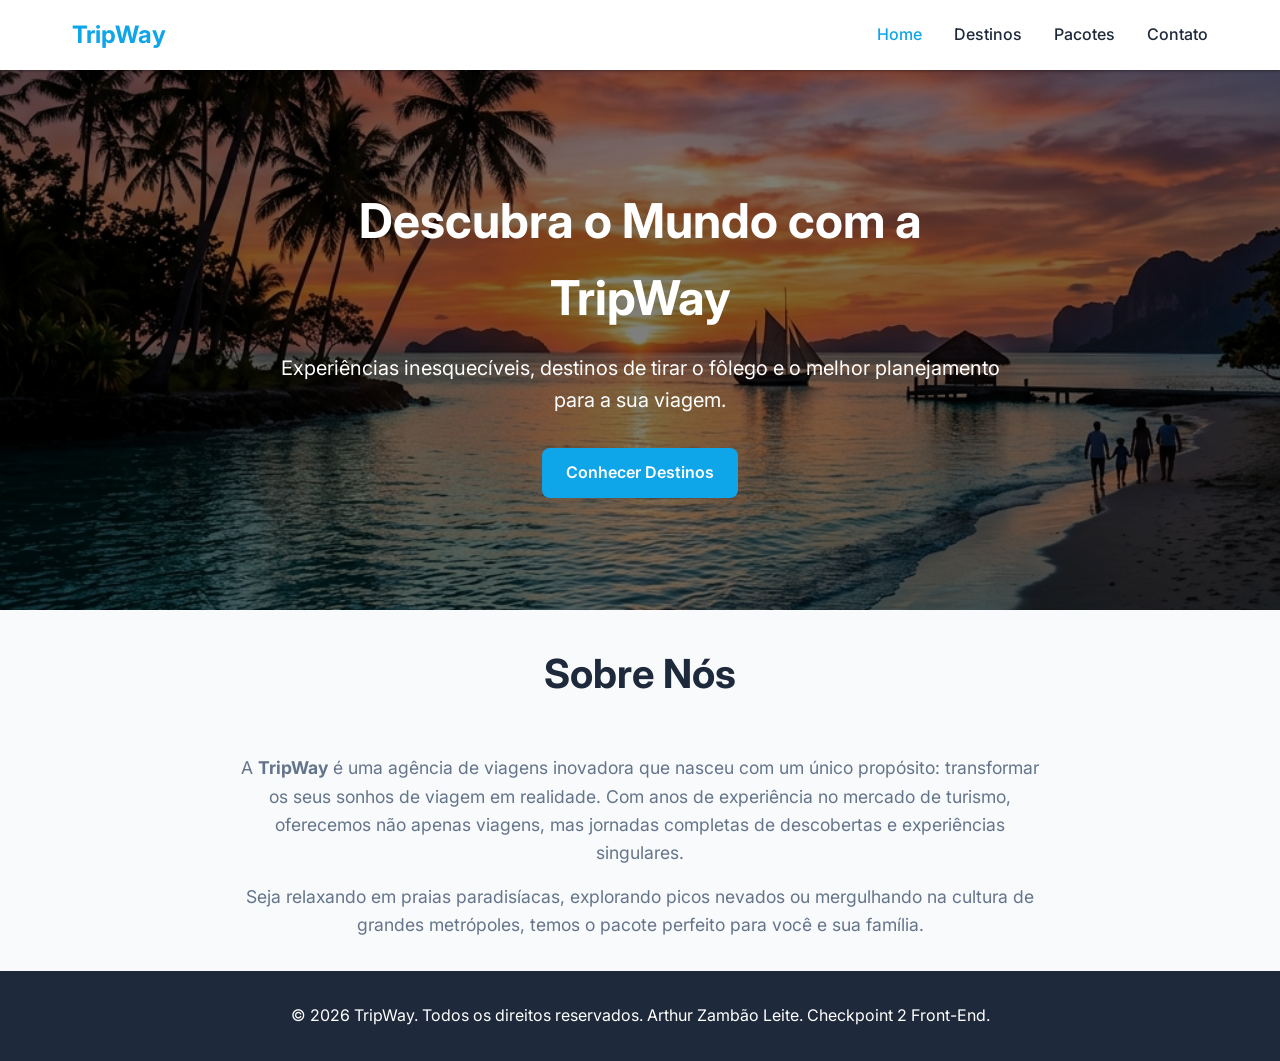
<file: index.html>
<!DOCTYPE html>
<html lang="pt-BR">

<head>
  <meta charset="UTF-8">
  <meta name="viewport" content="width=device-width, initial-scale=1.0">
  <meta name="description"
    content="TripWay - Sua agência de viagens dos sonhos. Encontre os melhores destinos e pacotes.">
  <title>TripWay - Guia de Viagens</title>
  <link rel="stylesheet" href="./css/style.css">
</head>

<body>
  <header>
    <div class="nav-container">
      <a href="index.html" class="logo">TripWay</a>
      <div class="menu-toggle" id="mobile-menu">
        <span></span>
        <span></span>
        <span></span>
      </div>
      <nav id="nav-menu">
        <ul>
          <li><a href="index.html" class="active">Home</a></li>
          <li><a href="pages/destinos.html">Destinos</a></li>
          <li><a href="pages/pacotes.html">Pacotes</a></li>
          <li><a href="pages/contato.html">Contato</a></li>
        </ul>
      </nav>
    </div>
  </header>

  <main>
    <section class="hero">
      <img src="./images/banner.jpg" alt="Pôr do sol em uma praia tropical deslumbrante">
      <div class="hero-overlay"></div>
      <div class="hero-content">
        <h1>Descubra o Mundo com a TripWay</h1>
        <p>Experiências inesquecíveis, destinos de tirar o fôlego e o melhor planejamento para a sua viagem.</p>
        <a href="pages/destinos.html" class="btn">Conhecer Destinos</a>
      </div>
    </section>

    <section class="container">
      <h2 class="section-title">Sobre Nós</h2>
      <div style="text-align: center; max-width: 800px; margin: 0 auto;">
        <p style="margin-bottom: 1rem; color: var(--text-light); font-size: 1.1rem;">
          A <strong>TripWay</strong> é uma agência de viagens inovadora que nasceu com um único propósito:
          transformar os seus sonhos de viagem em realidade. Com anos de experiência no mercado de turismo,
          oferecemos não apenas viagens, mas jornadas completas de descobertas e experiências singulares.
        </p>
        <p style="color: var(--text-light); font-size: 1.1rem;">
          Seja relaxando em praias paradisíacas, explorando picos nevados ou mergulhando na cultura de grandes
          metrópoles, temos o pacote perfeito para você e sua família.
        </p>
      </div>
    </section>
  </main>

  <footer>
    <p>&copy; 2026 TripWay. Todos os direitos reservados. Arthur Zambão Leite. Checkpoint 2 Front-End.</p>
  </footer>

  <script src="./js/main.js"></script>
</body>

</html>
</file>
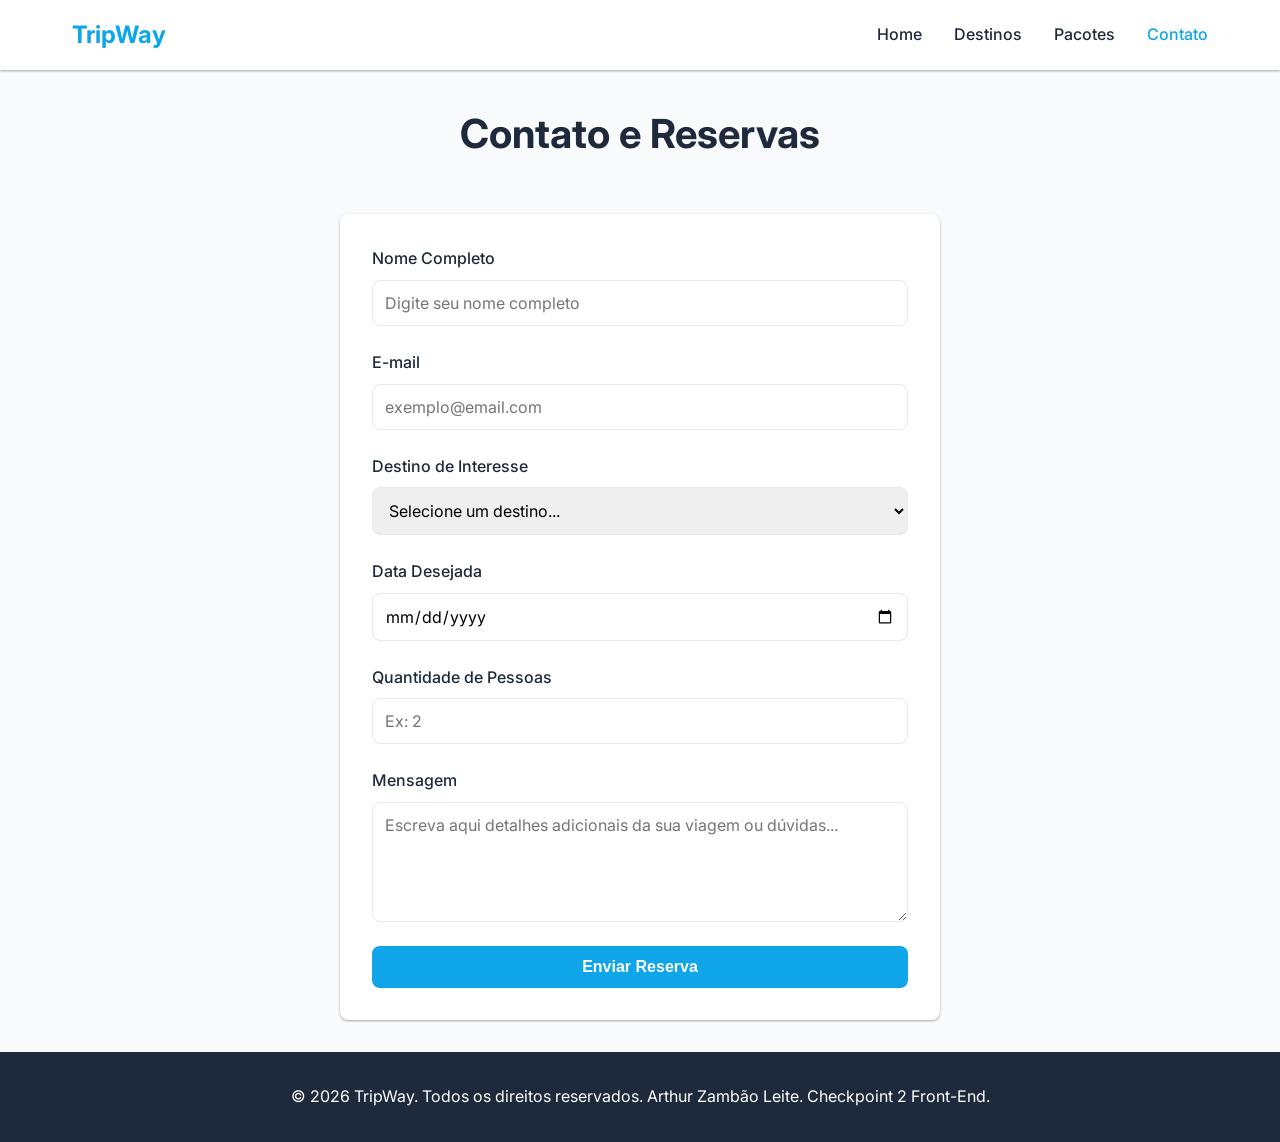
<file: pages/contato.html>
<!DOCTYPE html>
<html lang="pt-BR">

<head>
  <meta charset="UTF-8">
  <meta name="viewport" content="width=device-width, initial-scale=1.0">
  <meta name="description" content="Entre em contato com a TripWay para planejar sua viagem ou tirar dúvidas.">
  <title>Contato e Reservas - TripWay</title>
  <link rel="stylesheet" href="../css/style.css">
</head>

<body>
  <header>
    <div class="nav-container">
      <a href="../index.html" class="logo">TripWay</a>
      <div class="menu-toggle" id="mobile-menu">
        <span></span>
        <span></span>
        <span></span>
      </div>
      <nav id="nav-menu">
        <ul>
          <li><a href="../index.html">Home</a></li>
          <li><a href="destinos.html">Destinos</a></li>
          <li><a href="pacotes.html">Pacotes</a></li>
          <li><a href="contato.html" class="active">Contato</a></li>
        </ul>
      </nav>
    </div>
  </header>

  <main class="container">
    <h1 class="section-title">Contato e Reservas</h1>

    <div class="form-container">
      <form action="#" method="POST">
        <div class="form-group">
          <label for="nome">Nome Completo</label>
          <input type="text" id="nome" name="nome" placeholder="Digite seu nome completo" required>
        </div>

        <div class="form-group">
          <label for="email">E-mail</label>
          <input type="email" id="email" name="email" placeholder="exemplo@email.com" required>
        </div>

        <div class="form-group">
          <label for="destino">Destino de Interesse</label>
          <select id="destino" name="destino" required>
            <option value="" disabled selected>Selecione um destino...</option>
            <option value="praia">Caribe Tropical (Praia)</option>
            <option value="montanha">Alpes Suíços (Montanha)</option>
            <option value="cidade">Metrópole Vibrante (Cidade)</option>
            <option value="outro">Outro</option>
          </select>
        </div>

        <div class="form-group">
          <label for="data">Data Desejada</label>
          <input type="date" id="data" name="data" required>
        </div>

        <div class="form-group">
          <label for="pessoas">Quantidade de Pessoas</label>
          <input type="number" id="pessoas" name="pessoas" min="1" max="20" placeholder="Ex: 2" required>
        </div>

        <div class="form-group">
          <label for="mensagem">Mensagem</label>
          <textarea id="mensagem" name="mensagem"
            placeholder="Escreva aqui detalhes adicionais da sua viagem ou dúvidas..." required></textarea>
        </div>

        <button type="submit" class="btn btn-block">Enviar Reserva</button>
      </form>
    </div>
  </main>

  <footer>
    <p>&copy; 2026 TripWay. Todos os direitos reservados. Arthur Zambão Leite. Checkpoint 2 Front-End.</p>
  </footer>

  <script src="../js/main.js"></script>
</body>

</html>
</file>
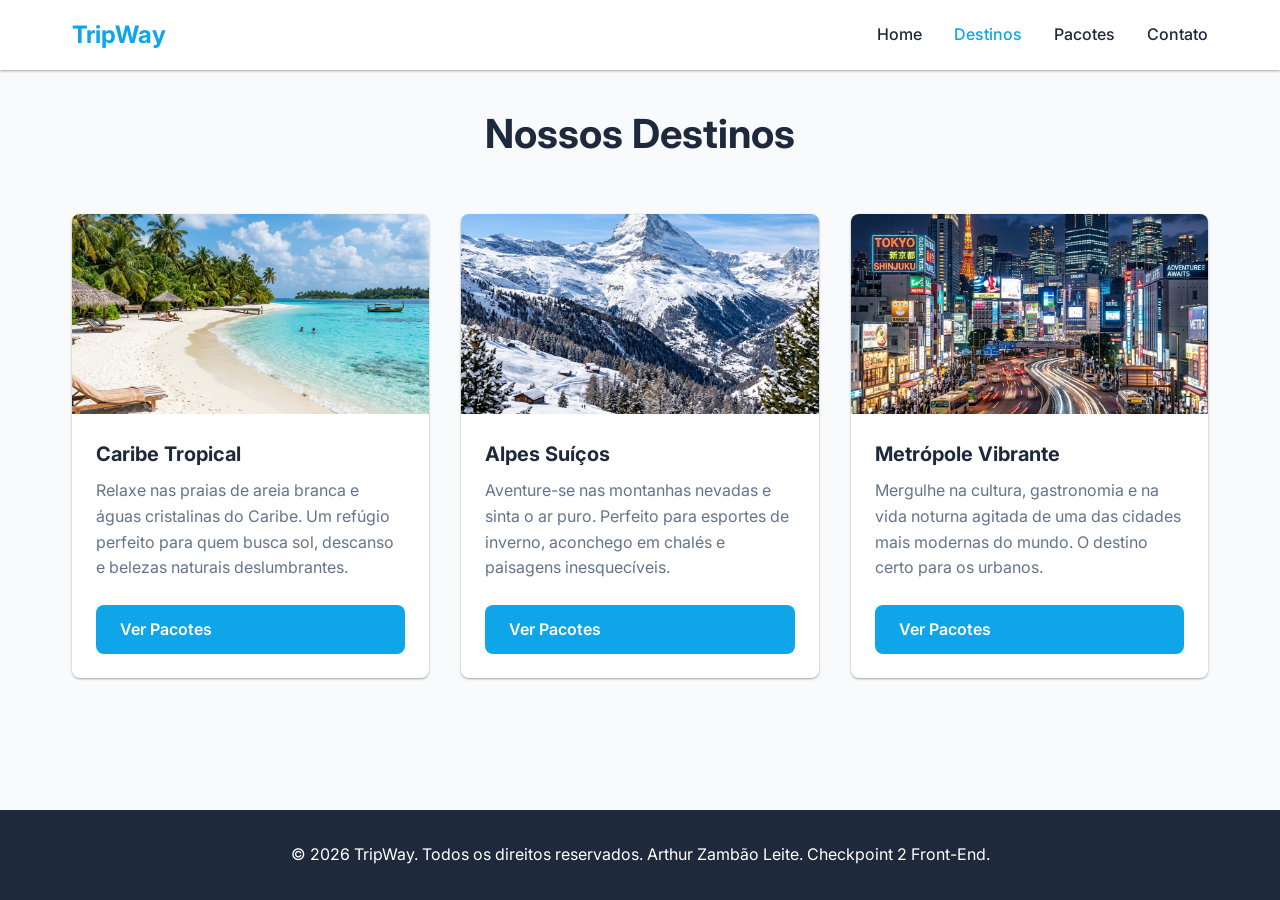
<file: pages/destinos.html>
<!DOCTYPE html>
<html lang="pt-BR">

<head>
  <meta charset="UTF-8">
  <meta name="viewport" content="width=device-width, initial-scale=1.0">
  <meta name="description" content="Nossos destinos de viagem - Praia, Montanha e Cidade.">
  <title>Destinos - TripWay</title>
  <link rel="stylesheet" href="../css/style.css">
</head>

<body>
  <header>
    <div class="nav-container">
      <a href="../index.html" class="logo">TripWay</a>
      <div class="menu-toggle" id="mobile-menu">
        <span></span>
        <span></span>
        <span></span>
      </div>
      <nav id="nav-menu">
        <ul>
          <li><a href="../index.html">Home</a></li>
          <li><a href="destinos.html" class="active">Destinos</a></li>
          <li><a href="pacotes.html">Pacotes</a></li>
          <li><a href="contato.html">Contato</a></li>
        </ul>
      </nav>
    </div>
  </header>

  <main class="container">
    <h1 class="section-title">Nossos Destinos</h1>

    <section class="cards-container">
      <!-- Destino 1 -->
      <article class="card">
        <div class="card-img-container">
          <img src="../images/praia.jpg" alt="Praia paradisíaca com areia branca e mar azul">
        </div>
        <div class="card-content">
          <h3>Caribe Tropical</h3>
          <p>Relaxe nas praias de areia branca e águas cristalinas do Caribe. Um refúgio perfeito para quem
            busca sol, descanso e belezas naturais deslumbrantes.</p>
          <a href="pacotes.html" class="btn btn-block">Ver Pacotes</a>
        </div>
      </article>

      <!-- Destino 2 -->
      <article class="card">
        <div class="card-img-container">
          <img src="../images/montanha.jpg" alt="Montanhas cobertas de neve com céu azul">
        </div>
        <div class="card-content">
          <h3>Alpes Suíços</h3>
          <p>Aventure-se nas montanhas nevadas e sinta o ar puro. Perfeito para esportes de inverno, aconchego
            em chalés e paisagens inesquecíveis.</p>
          <a href="pacotes.html" class="btn btn-block">Ver Pacotes</a>
        </div>
      </article>

      <!-- Destino 3 -->
      <article class="card">
        <div class="card-img-container">
          <img src="../images/cidade.jpg" alt="Cidade moderna e vibrante à noite">
        </div>
        <div class="card-content">
          <h3>Metrópole Vibrante</h3>
          <p>Mergulhe na cultura, gastronomia e na vida noturna agitada de uma das cidades mais modernas do
            mundo. O destino certo para os urbanos.</p>
          <a href="pacotes.html" class="btn btn-block">Ver Pacotes</a>
        </div>
      </article>
    </section>
  </main>

  <footer>
    <p>&copy; 2026 TripWay. Todos os direitos reservados. Arthur Zambão Leite. Checkpoint 2 Front-End.</p>
  </footer>

  <script src="../js/main.js"></script>
</body>

</html>
</file>
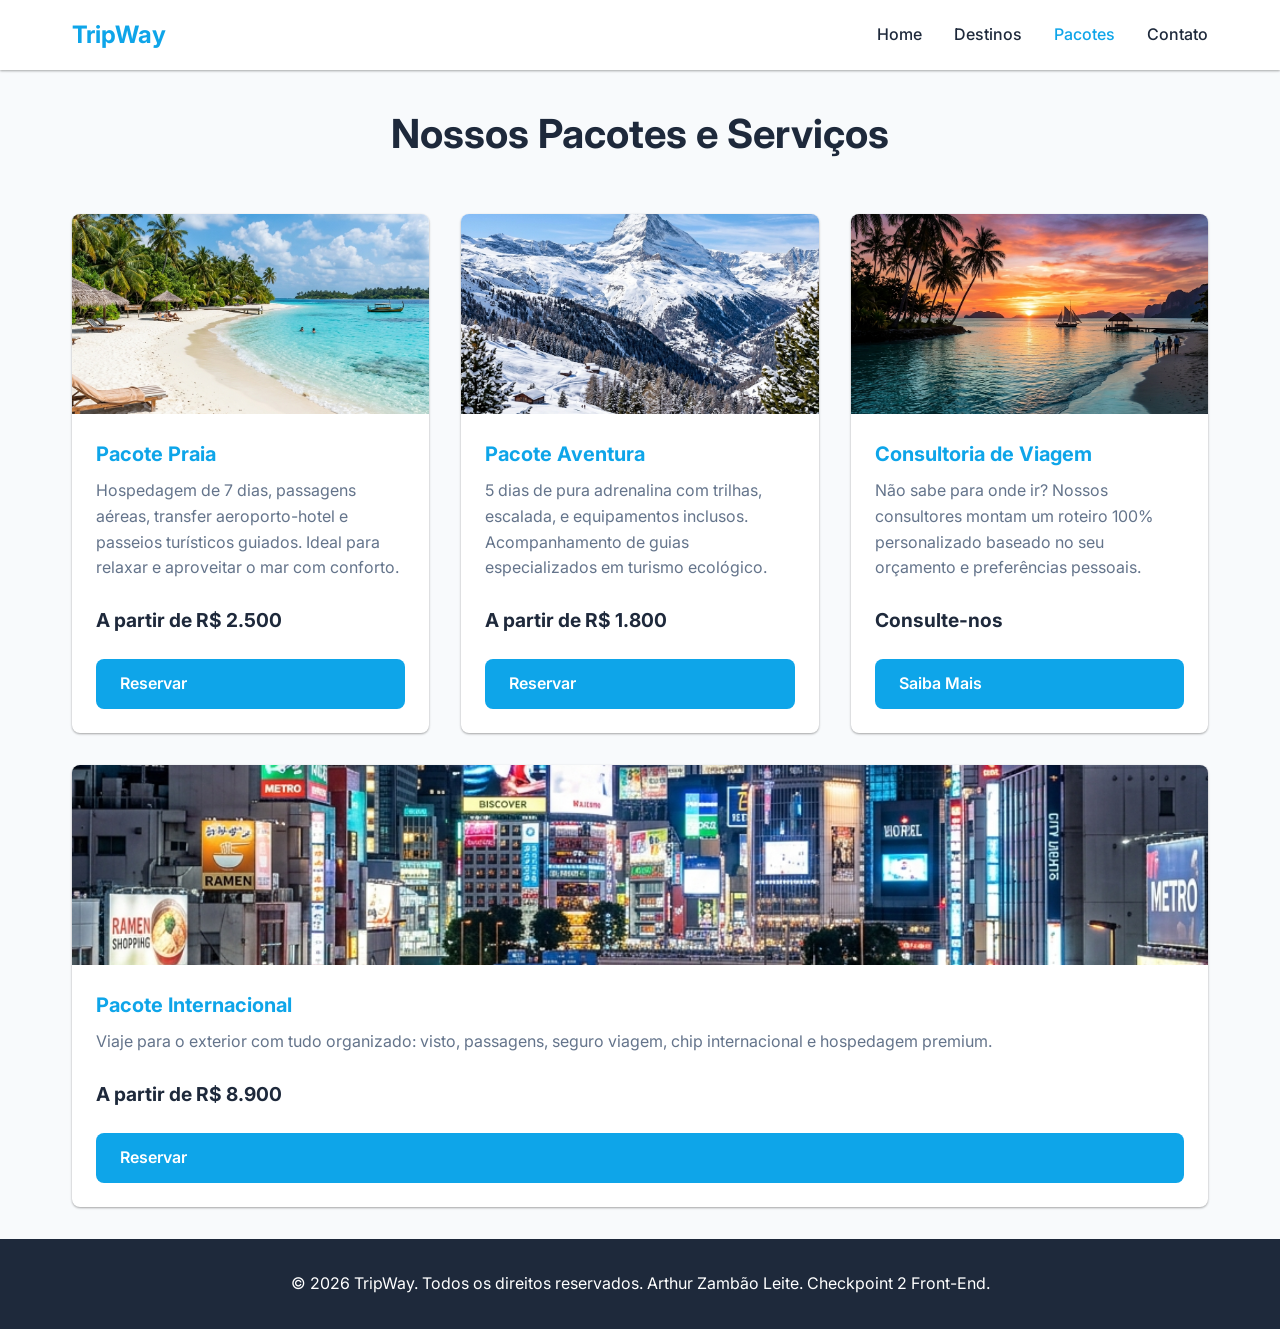
<file: pages/pacotes.html>
<!DOCTYPE html>
<html lang="pt-BR">

<head>
  <meta charset="UTF-8">
  <meta name="viewport" content="width=device-width, initial-scale=1.0">
  <meta name="description"
    content="Pacotes e serviços de viagem TripWay. Consultoria, pacotes para praia, aventura e mais.">
  <title>Pacotes e Serviços - TripWay</title>
  <link rel="stylesheet" href="../css/style.css">
</head>

<body>
  <header>
    <div class="nav-container">
      <a href="../index.html" class="logo">TripWay</a>
      <div class="menu-toggle" id="mobile-menu">
        <span></span>
        <span></span>
        <span></span>
      </div>
      <nav id="nav-menu">
        <ul>
          <li><a href="../index.html">Home</a></li>
          <li><a href="destinos.html">Destinos</a></li>
          <li><a href="pacotes.html" class="active">Pacotes</a></li>
          <li><a href="contato.html">Contato</a></li>
        </ul>
      </nav>
    </div>
  </header>

  <main class="container">
    <h1 class="section-title">Nossos Pacotes e Serviços</h1>

    <section class="cards-container">
      <!-- Serviço 1 -->
      <article class="card">
        <div class="card-img-container">
          <img src="../images/praia.jpg" alt="Pacote Praia">
        </div>
        <div class="card-content">
          <h3 style="color: var(--primary-color);">Pacote Praia</h3>
          <p>Hospedagem de 7 dias, passagens aéreas, transfer aeroporto-hotel e passeios turísticos guiados.
            Ideal para relaxar e aproveitar o mar com conforto.</p>
          <div style="margin-bottom: 1.5rem; font-weight: bold; font-size: 1.2rem;">A partir de R$ 2.500</div>
          <a href="contato.html" class="btn btn-block">Reservar</a>
        </div>
      </article>

      <!-- Serviço 2 -->
      <article class="card">
        <div class="card-img-container">
          <img src="../images/montanha.jpg" alt="Pacote Aventura">
        </div>
        <div class="card-content">
          <h3 style="color: var(--primary-color);">Pacote Aventura</h3>
          <p>5 dias de pura adrenalina com trilhas, escalada, e equipamentos inclusos. Acompanhamento de guias
            especializados em turismo ecológico.</p>
          <div style="margin-bottom: 1.5rem; font-weight: bold; font-size: 1.2rem;">A partir de R$ 1.800</div>
          <a href="contato.html" class="btn btn-block">Reservar</a>
        </div>
      </article>

      <!-- Serviço 3 -->
      <article class="card">
        <div class="card-img-container">
          <img src="../images/banner.jpg" alt="Consultoria de Viagem">
        </div>
        <div class="card-content">
          <h3 style="color: var(--primary-color);">Consultoria de Viagem</h3>
          <p>Não sabe para onde ir? Nossos consultores montam um roteiro 100% personalizado baseado no seu
            orçamento e preferências pessoais.</p>
          <div style="margin-bottom: 1.5rem; font-weight: bold; font-size: 1.2rem;">Consulte-nos</div>
          <a href="contato.html" class="btn btn-block">Saiba Mais</a>
        </div>
      </article>

      <!-- Serviço 4 -->
      <article class="card">
        <div class="card-img-container">
          <img src="../images/cidade.jpg" alt="Pacote Internacional">
        </div>
        <div class="card-content">
          <h3 style="color: var(--primary-color);">Pacote Internacional</h3>
          <p>Viaje para o exterior com tudo organizado: visto, passagens, seguro viagem, chip internacional e
            hospedagem premium.</p>
          <div style="margin-bottom: 1.5rem; font-weight: bold; font-size: 1.2rem;">A partir de R$ 8.900</div>
          <a href="contato.html" class="btn btn-block">Reservar</a>
        </div>
      </article>
    </section>
  </main>

  <footer>
    <p>&copy; 2026 TripWay. Todos os direitos reservados. Arthur Zambão Leite. Checkpoint 2 Front-End.</p>
  </footer>

  <script src="../js/main.js"></script>
</body>

</html>
</file>
<file: css/style.css>
@import url('https://fonts.googleapis.com/css2?family=Inter:wght@400;500;600;700&display=swap');

:root {
  --primary-color: #0ea5e9;
  --primary-hover: #0284c7;
  --text-dark: #1e293b;
  --text-light: #64748b;
  --bg-color: #f8fafc;
  --white: #ffffff;
  --border-color: #e2e8f0;
  --shadow-sm: 0 1px 3px rgba(0, 0, 0, 0.12), 0 1px 2px rgba(0, 0, 0, 0.24);
  --shadow-md: 0 4px 6px rgba(0, 0, 0, 0.1);
  --transition: all 0.3s ease;
  --border-radius: 8px;
}

/* Reset */
* {
  margin: 0;
  padding: 0;
  box-sizing: border-box;
}

body {
  font-family: 'Inter', sans-serif;
  background-color: var(--bg-color);
  color: var(--text-dark);
  line-height: 1.6;
  display: flex;
  flex-direction: column;
  min-height: 100vh;
}

/* Header & Nav */
header {
  background-color: var(--white);
  box-shadow: var(--shadow-sm);
  position: sticky;
  top: 0;
  z-index: 100;
}

.nav-container {
  max-width: 1200px;
  margin: 0 auto;
  padding: 1rem 2rem;
  display: flex;
  justify-content: space-between;
  align-items: center;
}

.logo {
  font-size: 1.5rem;
  font-weight: 700;
  color: var(--primary-color);
  text-decoration: none;
}

nav ul {
  display: flex;
  list-style: none;
  gap: 2rem;
}

nav a {
  text-decoration: none;
  color: var(--text-dark);
  font-weight: 500;
  transition: var(--transition);
}

nav a:hover,
nav a.active {
  color: var(--primary-color);
}

.menu-toggle {
  display: none;
  flex-direction: column;
  cursor: pointer;
  gap: 5px;
}

.menu-toggle span {
  width: 25px;
  height: 3px;
  background-color: var(--text-dark);
  transition: var(--transition);
}

/* Main Layout */
main {
  flex: 1;
  width: 100%;
}

.container {
  max-width: 1200px;
  margin: 0 auto;
  padding: 2rem;
}

/* Hero Section */
.hero {
  position: relative;
  height: 60vh;
  min-height: 400px;
  display: flex;
  align-items: center;
  justify-content: center;
  text-align: center;
  color: var(--white);
  overflow: hidden;
}

.hero img {
  position: absolute;
  top: 0;
  left: 0;
  width: 100%;
  height: 100%;
  object-fit: cover;
  z-index: -2;
}

.hero-overlay {
  position: absolute;
  top: 0;
  left: 0;
  width: 100%;
  height: 100%;
  background-color: rgba(0, 0, 0, 0.5);
  z-index: -1;
}

.hero-content {
  max-width: 800px;
  padding: 0 2rem;
}

.hero h1 {
  font-size: 3rem;
  margin-bottom: 1rem;
}

.hero p {
  font-size: 1.25rem;
  margin-bottom: 2rem;
}

/* Buttons */
.btn {
  display: inline-block;
  padding: 0.75rem 1.5rem;
  background-color: var(--primary-color);
  color: var(--white);
  text-decoration: none;
  border-radius: var(--border-radius);
  font-weight: 600;
  border: none;
  cursor: pointer;
  transition: var(--transition);
  font-size: 1rem;
}

.btn:hover {
  background-color: var(--primary-hover);
  transform: translateY(-2px);
}

.btn-block {
  width: 100%;
}

.section-title {
  text-align: center;
  font-size: 2.5rem;
  margin-bottom: 3rem;
  color: var(--text-dark);
}

.cards-container {
  display: flex;
  gap: 2rem;
  flex-wrap: wrap;
}

.card {
  background-color: var(--white);
  border-radius: var(--border-radius);
  overflow: hidden;
  box-shadow: var(--shadow-sm);
  transition: var(--transition);
  flex: 1;
  min-width: 300px;
  display: flex;
  flex-direction: column;
}

.card:hover {
  box-shadow: var(--shadow-md);
  transform: translateY(-5px);
}

.card-img-container {
  height: 200px;
  width: 100%;
  overflow: hidden;
}

.card img {
  width: 100%;
  height: 100%;
  object-fit: cover;
  transition: var(--transition);
}

.card:hover img {
  transform: scale(1.05);
}

.card-content {
  padding: 1.5rem;
  flex: 1;
  display: flex;
  flex-direction: column;
}

.card-content h3 {
  font-size: 1.25rem;
  margin-bottom: 0.5rem;
}

.card-content p {
  color: var(--text-light);
  margin-bottom: 1.5rem;
  flex: 1;
}

.form-container {
  max-width: 600px;
  margin: 0 auto;
  background-color: var(--white);
  padding: 2rem;
  border-radius: var(--border-radius);
  box-shadow: var(--shadow-sm);
}

.form-group {
  margin-bottom: 1.5rem;
  display: flex;
  flex-direction: column;
}

.form-group label {
  font-weight: 500;
  margin-bottom: 0.5rem;
  color: var(--text-dark);
}

.form-group input,
.form-group select,
.form-group textarea {
  padding: 0.75rem;
  border: 1px solid var(--border-color);
  border-radius: var(--border-radius);
  font-family: inherit;
  font-size: 1rem;
  transition: var(--transition);
  width: 100%;
}

.form-group input:focus,
.form-group select:focus,
.form-group textarea:focus {
  outline: none;
  border-color: var(--primary-color);
  box-shadow: 0 0 0 3px rgba(14, 165, 233, 0.2);
}

.form-group textarea {
  resize: vertical;
  min-height: 120px;
}

footer {
  background-color: var(--text-dark);
  color: var(--white);
  text-align: center;
  padding: 2rem;
  margin-top: auto;
}

/* Responsividade  */
@media (max-width: 992px) {
  .cards-container {
    justify-content: center;
  }

  .card {
    flex: 0 1 calc(50% - 1rem);
  }
}

@media (max-width: 768px) {
  .nav-container {
    flex-wrap: wrap;
  }

  .menu-toggle {
    display: flex;
  }

  nav {
    width: 100%;
    display: none;
  }

  nav.active {
    display: block;
  }

  nav ul {
    flex-direction: column;
    width: 100%;
    gap: 0;
    margin-top: 1rem;
  }

  nav ul li {
    width: 100%;
    text-align: center;
  }

  nav a {
    display: block;
    padding: 1rem 0;
    border-top: 1px solid var(--border-color);
  }

  .hero h1 {
    font-size: 2.2rem;
  }

  .section-title {
    font-size: 2rem;
  }

  .card {
    flex: 0 1 100%;
  }

  .cards-container {
    flex-direction: column;
  }
}

@media (max-width: 480px) {
  .container {
    padding: 1rem;
  }

  .form-container {
    padding: 1.5rem;
  }
}
</file>
